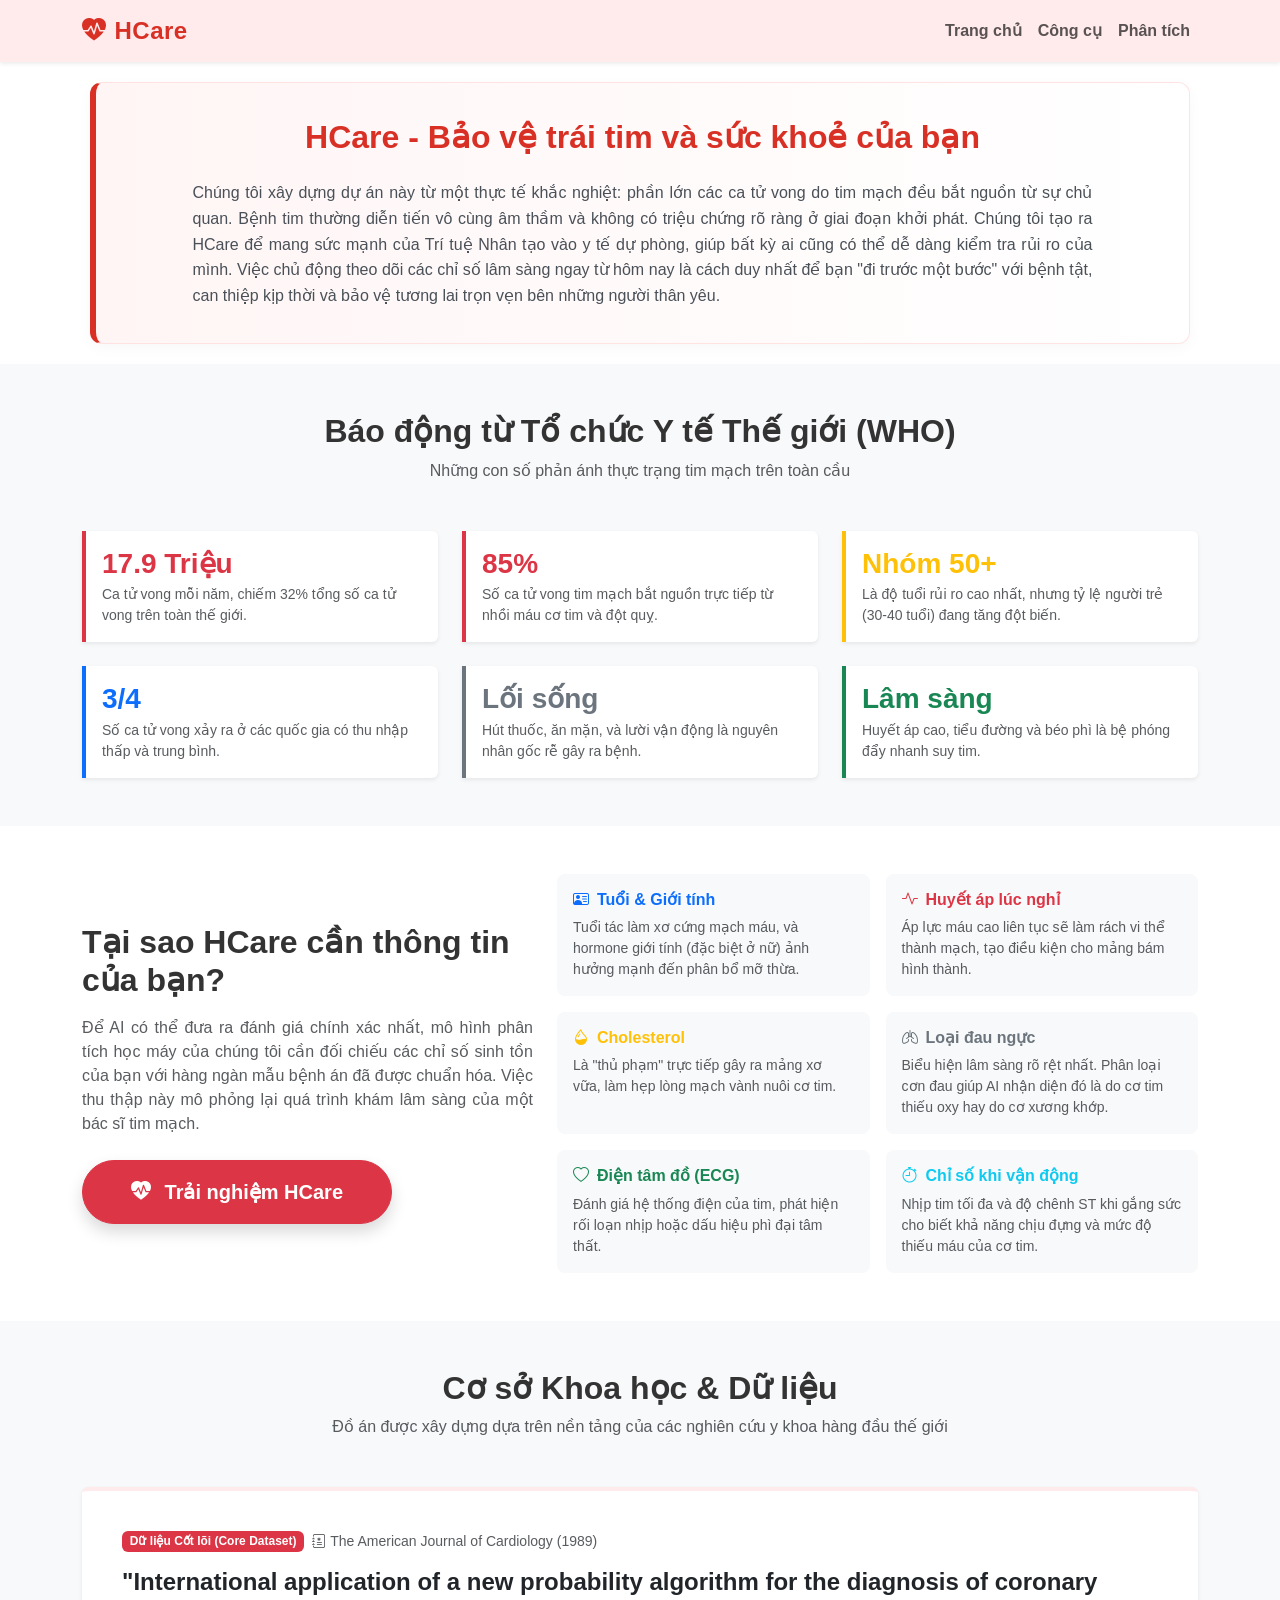
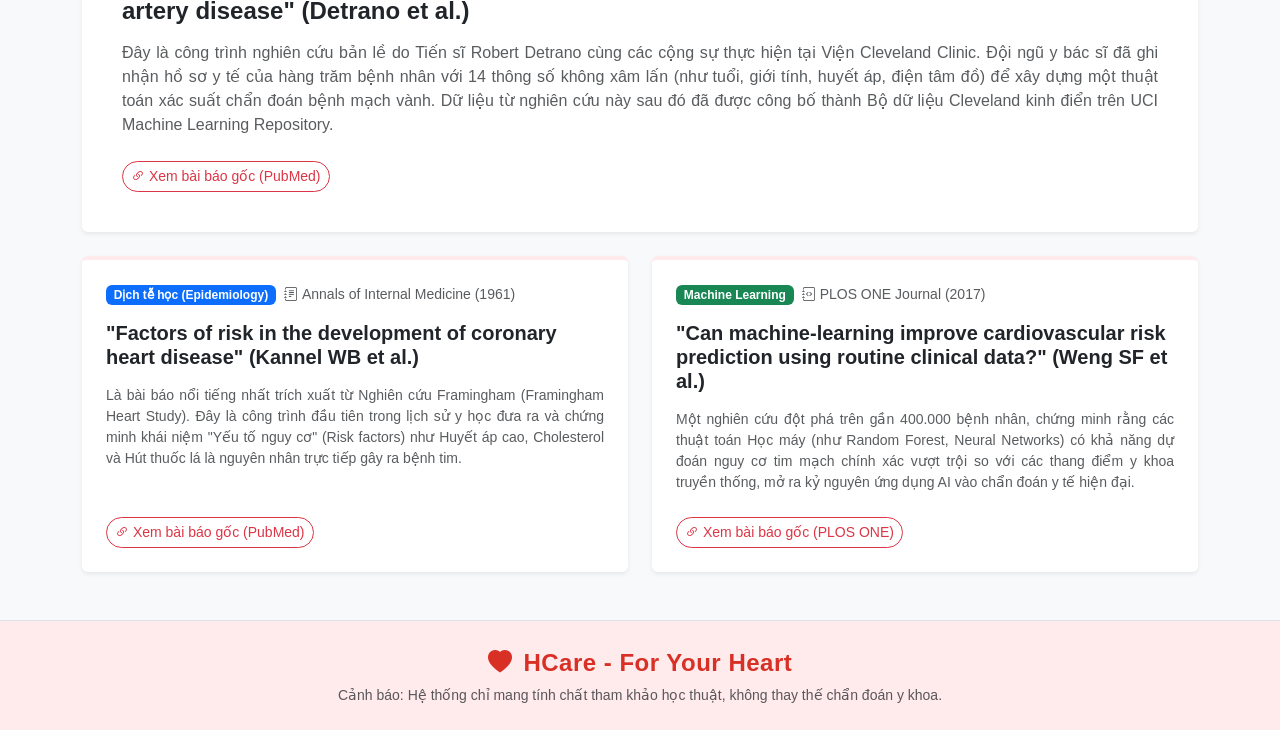
<file: index.html>
<!DOCTYPE html>
<html lang="vi">
<head>
    <meta charset="UTF-8">
    <meta name="viewport" content="width=device-width, initial-scale=1.0">
    <title>HCare - For Your Heart</title>
    
    <link href="https://cdn.jsdelivr.net/npm/bootstrap@5.3.2/dist/css/bootstrap.min.css" rel="stylesheet">
    <link href="https://cdn.jsdelivr.net/npm/bootstrap-icons@1.11.1/font/bootstrap-icons.css" rel="stylesheet">
    
    <link rel="stylesheet" href="css/global.css">
    <link rel="stylesheet" href="css/home.css">
</head>
<body>

    <div id="navbar-placeholder"></div>

    <main>
        <!-- HERO BANNER -->
        <section class="hero-section text-white d-flex align-items-center justify-content-center">
            <div class="container px-3 text-center">
                <h1 class="display-4 fw-bold mb-4 hero-title">HCare - Bảo vệ trái tim và sức khoẻ của bạn</h1>
                <p class="lead mb-4 mx-auto" style="max-width: 900px; text-align: justify; font-size: 1.15rem; line-height: 1.6;">
                    Chúng tôi xây dựng dự án này từ một thực tế khắc nghiệt: phần lớn các ca tử vong do tim mạch đều bắt nguồn từ sự chủ quan. Bệnh tim thường diễn tiến vô cùng âm thầm và không có triệu chứng rõ ràng ở giai đoạn khởi phát. Chúng tôi tạo ra HCare để mang sức mạnh của Trí tuệ Nhân tạo vào y tế dự phòng, giúp bất kỳ ai cũng có thể dễ dàng kiểm tra rủi ro của mình. Việc chủ động theo dõi các chỉ số lâm sàng ngay từ hôm nay là cách duy nhất để bạn "đi trước một bước" với bệnh tật, can thiệp kịp thời và bảo vệ tương lai trọn vẹn bên những người thân yêu.
                </p>
            </div>
        </section>

        <!-- SỐ LIỆU TỪ TỔ CHỨC Y TẾ THẾ GIỚI (WHO) -->
        <section class="py-5 bg-light">
            <div class="container">
                <h2 class="text-center fw-bold mb-2">Báo động từ Tổ chức Y tế Thế giới (WHO)</h2>
                <p class="text-center text-muted mb-5">Những con số phản ánh thực trạng tim mạch trên toàn cầu</p>
                <div class="row g-4">
                    <div class="col-6 col-md-4">
                        <div class="p-3 border-start border-danger border-4 bg-white h-100 shadow-sm rounded-end">
                            <h3 class="fw-bold text-danger mb-1">17.9 Triệu</h3>
                            <p class="text-muted small mb-0">Ca tử vong mỗi năm, chiếm 32% tổng số ca tử vong trên toàn thế giới.</p>
                        </div>
                    </div>
                    <div class="col-6 col-md-4">
                        <div class="p-3 border-start border-danger border-4 bg-white h-100 shadow-sm rounded-end">
                            <h3 class="fw-bold text-danger mb-1">85%</h3>
                            <p class="text-muted small mb-0">Số ca tử vong tim mạch bắt nguồn trực tiếp từ nhồi máu cơ tim và đột quỵ.</p>
                        </div>
                    </div>
                    <div class="col-6 col-md-4">
                        <div class="p-3 border-start border-warning border-4 bg-white h-100 shadow-sm rounded-end">
                            <h3 class="fw-bold text-warning mb-1">Nhóm 50+</h3>
                            <p class="text-muted small mb-0">Là độ tuổi rủi ro cao nhất, nhưng tỷ lệ người trẻ (30-40 tuổi) đang tăng đột biến.</p>
                        </div>
                    </div>
                    <div class="col-6 col-md-4">
                        <div class="p-3 border-start border-primary border-4 bg-white h-100 shadow-sm rounded-end">
                            <h3 class="fw-bold text-primary mb-1">3/4</h3>
                            <p class="text-muted small mb-0">Số ca tử vong xảy ra ở các quốc gia có thu nhập thấp và trung bình.</p>
                        </div>
                    </div>
                    <div class="col-6 col-md-4">
                        <div class="p-3 border-start border-secondary border-4 bg-white h-100 shadow-sm rounded-end">
                            <h3 class="fw-bold text-secondary mb-1">Lối sống</h3>
                            <p class="text-muted small mb-0">Hút thuốc, ăn mặn, và lười vận động là nguyên nhân gốc rễ gây ra bệnh.</p>
                        </div>
                    </div>
                    <div class="col-6 col-md-4">
                        <div class="p-3 border-start border-success border-4 bg-white h-100 shadow-sm rounded-end">
                            <h3 class="fw-bold text-success mb-1">Lâm sàng</h3>
                            <p class="text-muted small mb-0">Huyết áp cao, tiểu đường và béo phì là bệ phóng đẩy nhanh suy tim.</p>
                        </div>
                    </div>
                </div>
            </div>
        </section>

        <!-- DỮ LIỆU ĐẦU VÀO & NÚT TRẢI NGHIỆM HCARE -->
        <section class="py-5">
            <div class="container">
                <div class="row align-items-center">
                    <div class="col-lg-5 mb-4 mb-lg-0">
                        <h2 class="fw-bold mb-3">Tại sao HCare cần thông tin của bạn?</h2>
                        <p class="text-muted mb-4" style="text-align: justify;">Để AI có thể đưa ra đánh giá chính xác nhất, mô hình phân tích học máy của chúng tôi cần đối chiếu các chỉ số sinh tồn của bạn với hàng ngàn mẫu bệnh án đã được chuẩn hóa. Việc thu thập này mô phỏng lại quá trình khám lâm sàng của một bác sĩ tim mạch.</p>
                        
                        <a href="tool.html" class="btn btn-danger btn-lg px-5 py-3 fw-bold shadow hero-btn rounded-pill">
                            <i class="bi bi-heart-pulse-fill text-white me-2"></i> Trải nghiệm HCare
                        </a>
                    </div>
                    
                    <div class="col-lg-7">
                        <div class="row g-3">
                            <div class="col-md-6">
                                <div class="p-3 bg-light rounded-3 h-100">
                                    <h6 class="fw-bold text-primary"><i class="bi bi-person-vcard me-2"></i>Tuổi & Giới tính</h6>
                                    <p class="small text-muted mb-0">Tuổi tác làm xơ cứng mạch máu, và hormone giới tính (đặc biệt ở nữ) ảnh hưởng mạnh đến phân bổ mỡ thừa.</p>
                                </div>
                            </div>
                            <div class="col-md-6">
                                <div class="p-3 bg-light rounded-3 h-100">
                                    <h6 class="fw-bold text-danger"><i class="bi bi-activity me-2"></i>Huyết áp lúc nghỉ</h6>
                                    <p class="small text-muted mb-0">Áp lực máu cao liên tục sẽ làm rách vi thể thành mạch, tạo điều kiện cho mảng bám hình thành.</p>
                                </div>
                            </div>
                            <div class="col-md-6">
                                <div class="p-3 bg-light rounded-3 h-100">
                                    <h6 class="fw-bold text-warning"><i class="bi bi-droplet-half me-2"></i>Cholesterol</h6>
                                    <p class="small text-muted mb-0">Là "thủ phạm" trực tiếp gây ra mảng xơ vữa, làm hẹp lòng mạch vành nuôi cơ tim.</p>
                                </div>
                            </div>
                            <div class="col-md-6">
                                <div class="p-3 bg-light rounded-3 h-100">
                                    <h6 class="fw-bold text-secondary"><i class="bi bi-lungs me-2"></i>Loại đau ngực</h6>
                                    <p class="small text-muted mb-0">Biểu hiện lâm sàng rõ rệt nhất. Phân loại cơn đau giúp AI nhận diện đó là do cơ tim thiếu oxy hay do cơ xương khớp.</p>
                                </div>
                            </div>
                            <div class="col-md-6">
                                <div class="p-3 bg-light rounded-3 h-100">
                                    <h6 class="fw-bold text-success"><i class="bi bi-heart me-2"></i>Điện tâm đồ (ECG)</h6>
                                    <p class="small text-muted mb-0">Đánh giá hệ thống điện của tim, phát hiện rối loạn nhịp hoặc dấu hiệu phì đại tâm thất.</p>
                                </div>
                            </div>
                            <div class="col-md-6">
                                <div class="p-3 bg-light rounded-3 h-100">
                                    <h6 class="fw-bold text-info"><i class="bi bi-stopwatch me-2"></i>Chỉ số khi vận động</h6>
                                    <p class="small text-muted mb-0">Nhịp tim tối đa và độ chênh ST khi gắng sức cho biết khả năng chịu đựng và mức độ thiếu máu của cơ tim.</p>
                                </div>
                            </div>
                        </div>
                    </div>
                </div>
            </div>
        </section>

        <!-- CƠ SỞ KHOA HỌC & CÁC BÀI BÁO NỔI BẬT -->
        <section class="py-5 bg-light">
            <div class="container">
                <h2 class="text-center fw-bold mb-2">Cơ sở Khoa học & Dữ liệu</h2>
                <p class="text-center text-muted mb-5">Đồ án được xây dựng dựa trên nền tảng của các nghiên cứu y khoa hàng đầu thế giới</p>
                
                <div class="row g-4">
                    <!-- BÀI BÁO 1 -->
                    <div class="col-12">
                        <div class="card shadow-sm border-0 article-card p-3 p-md-4 h-100">
                            <div class="card-body">
                                <div class="d-flex align-items-center mb-3">
                                    <span class="badge bg-danger me-2">Dữ liệu Cốt lõi (Core Dataset)</span>
                                    <span class="text-muted small"><i class="bi bi-journal-medical me-1"></i>The American Journal of Cardiology (1989)</span>
                                </div>
                                <h4 class="card-title fw-bold text-dark mb-3">"International application of a new probability algorithm for the diagnosis of coronary artery disease" (Detrano et al.)</h4>
                                <p class="card-text text-muted mb-3" style="text-align: justify;">
                                    Đây là công trình nghiên cứu bản lề do Tiến sĩ Robert Detrano cùng các cộng sự thực hiện tại Viện Cleveland Clinic. Đội ngũ y bác sĩ đã ghi nhận hồ sơ y tế của hàng trăm bệnh nhân với 14 thông số không xâm lấn (như tuổi, giới tính, huyết áp, điện tâm đồ) để xây dựng một thuật toán xác suất chẩn đoán bệnh mạch vành. Dữ liệu từ nghiên cứu này sau đó đã được công bố thành Bộ dữ liệu Cleveland kinh điển trên UCI Machine Learning Repository.
                                </p>
                                <a href="https://pubmed.ncbi.nlm.nih.gov/2756873/" target="_blank" class="btn btn-outline-danger btn-sm rounded-pill mt-2">
                                    <i class="bi bi-link-45deg"></i> Xem bài báo gốc (PubMed)
                                </a>
                            </div>
                        </div>
                    </div>

                    <!-- BÀI BÁO 2 -->
                    <div class="col-12 col-md-6">
                        <div class="card shadow-sm border-0 article-card p-2 h-100">
                            <div class="card-body d-flex flex-column h-100">
                                <div class="d-flex align-items-center mb-3">
                                    <span class="badge bg-primary me-2">Dịch tễ học (Epidemiology)</span>
                                    <span class="text-muted small"><i class="bi bi-journal-text me-1"></i>Annals of Internal Medicine (1961)</span>
                                </div>
                                <h5 class="card-title fw-bold text-dark mb-3">"Factors of risk in the development of coronary heart disease" (Kannel WB et al.)</h5>
                                <p class="card-text text-muted small mb-4" style="text-align: justify;">
                                    Là bài báo nổi tiếng nhất trích xuất từ Nghiên cứu Framingham (Framingham Heart Study). Đây là công trình đầu tiên trong lịch sử y học đưa ra và chứng minh khái niệm "Yếu tố nguy cơ" (Risk factors) như Huyết áp cao, Cholesterol và Hút thuốc lá là nguyên nhân trực tiếp gây ra bệnh tim.
                                </p>
                                <div class="mt-auto">
                                    <a href="https://pubmed.ncbi.nlm.nih.gov/13751193/" target="_blank" class="btn btn-outline-danger btn-sm rounded-pill">
                                        <i class="bi bi-link-45deg"></i> Xem bài báo gốc (PubMed)
                                    </a>
                                </div>
                            </div>
                        </div>
                    </div>

                    <!-- BÀI BÁO 3 -->
                    <div class="col-12 col-md-6">
                        <div class="card shadow-sm border-0 article-card p-2 h-100">
                            <div class="card-body d-flex flex-column h-100">
                                <div class="d-flex align-items-center mb-3">
                                    <span class="badge bg-success me-2">Machine Learning</span>
                                    <span class="text-muted small"><i class="bi bi-journal-code me-1"></i>PLOS ONE Journal (2017)</span>
                                </div>
                                <h5 class="card-title fw-bold text-dark mb-3">"Can machine-learning improve cardiovascular risk prediction using routine clinical data?" (Weng SF et al.)</h5>
                                <p class="card-text text-muted small mb-4" style="text-align: justify;">
                                    Một nghiên cứu đột phá trên gần 400.000 bệnh nhân, chứng minh rằng các thuật toán Học máy (như Random Forest, Neural Networks) có khả năng dự đoán nguy cơ tim mạch chính xác vượt trội so với các thang điểm y khoa truyền thống, mở ra kỷ nguyên ứng dụng AI vào chẩn đoán y tế hiện đại.
                                </p>
                                <div class="mt-auto">
                                    <a href="https://journals.plos.org/plosone/article?id=10.1371/journal.pone.0174944" target="_blank" class="btn btn-outline-danger btn-sm rounded-pill">
                                        <i class="bi bi-link-45deg"></i> Xem bài báo gốc (PLOS ONE)
                                    </a>
                                </div>
                            </div>
                        </div>
                    </div>
                </div>
            </div>
        </section>
    </main>

    <div id="footer-placeholder"></div>

    <script src="https://cdn.jsdelivr.net/npm/bootstrap@5.3.2/dist/js/bootstrap.bundle.min.js"></script>
    <script src="js/global.js"></script>
</body>
</html>
</file>
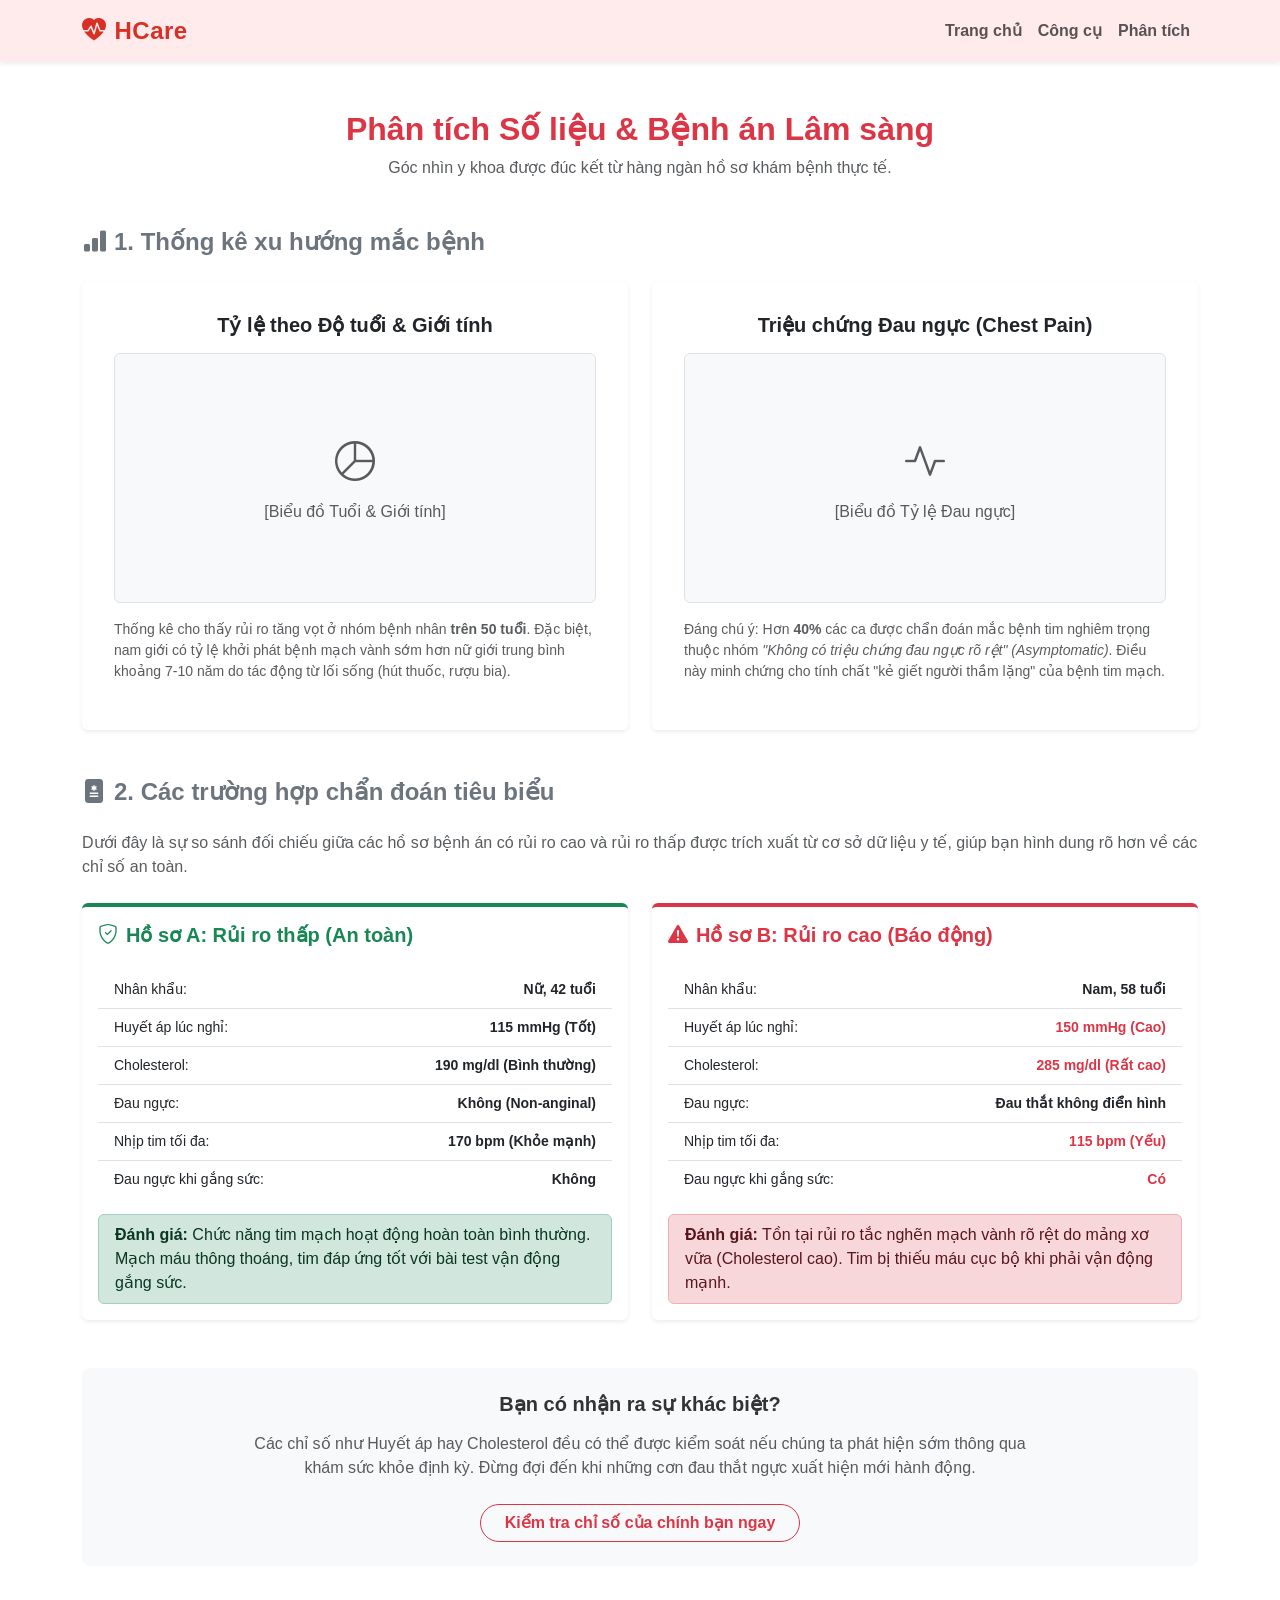
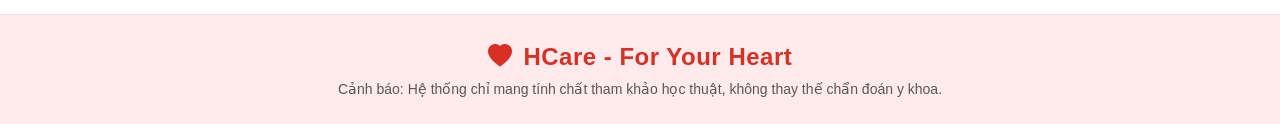
<file: model.html>
<!DOCTYPE html>
<html lang="vi">
<head>
    <meta charset="UTF-8">
    <meta name="viewport" content="width=device-width, initial-scale=1.0">
    <title>HCare - Phân tích Dữ liệu Lâm sàng</title>
    
    <link href="https://cdn.jsdelivr.net/npm/bootstrap@5.3.2/dist/css/bootstrap.min.css" rel="stylesheet">
    <link href="https://cdn.jsdelivr.net/npm/bootstrap-icons@1.11.1/font/bootstrap-icons.css" rel="stylesheet">
    
    <link rel="stylesheet" href="css/global.css">
</head>
<body>

    <div id="navbar-placeholder"></div>

    <main class="container my-5">
        <!-- Tiêu đề trang -->
        <div class="text-center mb-5">
            <h2 class="fw-bold text-danger">Phân tích Số liệu & Bệnh án Lâm sàng</h2>
            <p class="text-muted">Góc nhìn y khoa được đúc kết từ hàng ngàn hồ sơ khám bệnh thực tế.</p>
        </div>

        <!-- PHẦN 1: PHÂN TÍCH NHÂN KHẨU HỌC & LÂM SÀNG -->
        <section class="mb-5">
            <h4 class="fw-bold text-secondary mb-4"><i class="bi bi-bar-chart-fill me-2"></i>1. Thống kê xu hướng mắc bệnh</h4>
            <div class="row g-4">
                <!-- Biểu đồ 1 -->
                <div class="col-md-6">
                    <div class="card shadow-sm border-0 h-100 p-3">
                        <div class="card-body text-center">
                            <h5 class="fw-bold mb-3">Tỷ lệ theo Độ tuổi & Giới tính</h5>
                            <!-- Thay src bằng ảnh biểu đồ thực tế sau -->
                            <div class="bg-light border rounded d-flex align-items-center justify-content-center" style="height: 250px;">
                                <span class="text-muted"><i class="bi bi-pie-chart fs-1 d-block mb-2"></i>[Biểu đồ Tuổi & Giới tính]</span>
                            </div>
                            <p class="text-muted small mt-3 text-start">
                                Thống kê cho thấy rủi ro tăng vọt ở nhóm bệnh nhân <strong>trên 50 tuổi</strong>. Đặc biệt, nam giới có tỷ lệ khởi phát bệnh mạch vành sớm hơn nữ giới trung bình khoảng 7-10 năm do tác động từ lối sống (hút thuốc, rượu bia).
                            </p>
                        </div>
                    </div>
                </div>
                <!-- Biểu đồ 2 -->
                <div class="col-md-6">
                    <div class="card shadow-sm border-0 h-100 p-3">
                        <div class="card-body text-center">
                            <h5 class="fw-bold mb-3">Triệu chứng Đau ngực (Chest Pain)</h5>
                            <!-- Thay src bằng ảnh biểu đồ thực tế sau -->
                            <div class="bg-light border rounded d-flex align-items-center justify-content-center" style="height: 250px;">
                                <span class="text-muted"><i class="bi bi-activity fs-1 d-block mb-2"></i>[Biểu đồ Tỷ lệ Đau ngực]</span>
                            </div>
                            <p class="text-muted small mt-3 text-start">
                                Đáng chú ý: Hơn <strong>40%</strong> các ca được chẩn đoán mắc bệnh tim nghiêm trọng thuộc nhóm <em>"Không có triệu chứng đau ngực rõ rệt" (Asymptomatic)</em>. Điều này minh chứng cho tính chất "kẻ giết người thầm lặng" của bệnh tim mạch.
                            </p>
                        </div>
                    </div>
                </div>
            </div>
        </section>

        <!-- PHẦN 2: HỒ SƠ CHẨN ĐOÁN VÍ DỤ -->
        <section class="mb-4">
            <h4 class="fw-bold text-secondary mb-4"><i class="bi bi-file-medical-fill me-2"></i>2. Các trường hợp chẩn đoán tiêu biểu</h4>
            <p class="text-muted mb-4">Dưới đây là sự so sánh đối chiếu giữa các hồ sơ bệnh án có rủi ro cao và rủi ro thấp được trích xuất từ cơ sở dữ liệu y tế, giúp bạn hình dung rõ hơn về các chỉ số an toàn.</p>
            
            <div class="row g-4">
                <!-- Case 1: Nguy cơ thấp -->
                <div class="col-lg-6">
                    <div class="card shadow-sm border-0 border-top border-success border-4 h-100">
                        <div class="card-header bg-white pt-3 pb-0 border-0">
                            <h5 class="fw-bold text-success"><i class="bi bi-shield-check me-2"></i>Hồ sơ A: Rủi ro thấp (An toàn)</h5>
                        </div>
                        <div class="card-body">
                            <ul class="list-group list-group-flush small mb-3">
                                <li class="list-group-item d-flex justify-content-between"><span>Nhân khẩu:</span> <strong>Nữ, 42 tuổi</strong></li>
                                <li class="list-group-item d-flex justify-content-between"><span>Huyết áp lúc nghỉ:</span> <strong>115 mmHg (Tốt)</strong></li>
                                <li class="list-group-item d-flex justify-content-between"><span>Cholesterol:</span> <strong>190 mg/dl (Bình thường)</strong></li>
                                <li class="list-group-item d-flex justify-content-between"><span>Đau ngực:</span> <strong>Không (Non-anginal)</strong></li>
                                <li class="list-group-item d-flex justify-content-between"><span>Nhịp tim tối đa:</span> <strong>170 bpm (Khỏe mạnh)</strong></li>
                                <li class="list-group-item d-flex justify-content-between"><span>Đau ngực khi gắng sức:</span> <strong>Không</strong></li>
                            </ul>
                            <div class="alert alert-success mt-auto mb-0 py-2">
                                <strong>Đánh giá:</strong> Chức năng tim mạch hoạt động hoàn toàn bình thường. Mạch máu thông thoáng, tim đáp ứng tốt với bài test vận động gắng sức.
                            </div>
                        </div>
                    </div>
                </div>

                <!-- Case 2: Nguy cơ cao -->
                <div class="col-lg-6">
                    <div class="card shadow-sm border-0 border-top border-danger border-4 h-100">
                        <div class="card-header bg-white pt-3 pb-0 border-0">
                            <h5 class="fw-bold text-danger"><i class="bi bi-exclamation-triangle-fill me-2"></i>Hồ sơ B: Rủi ro cao (Báo động)</h5>
                        </div>
                        <div class="card-body">
                            <ul class="list-group list-group-flush small mb-3">
                                <li class="list-group-item d-flex justify-content-between"><span>Nhân khẩu:</span> <strong>Nam, 58 tuổi</strong></li>
                                <li class="list-group-item d-flex justify-content-between"><span>Huyết áp lúc nghỉ:</span> <strong class="text-danger">150 mmHg (Cao)</strong></li>
                                <li class="list-group-item d-flex justify-content-between"><span>Cholesterol:</span> <strong class="text-danger">285 mg/dl (Rất cao)</strong></li>
                                <li class="list-group-item d-flex justify-content-between"><span>Đau ngực:</span> <strong>Đau thắt không điển hình</strong></li>
                                <li class="list-group-item d-flex justify-content-between"><span>Nhịp tim tối đa:</span> <strong class="text-danger">115 bpm (Yếu)</strong></li>
                                <li class="list-group-item d-flex justify-content-between"><span>Đau ngực khi gắng sức:</span> <strong class="text-danger">Có</strong></li>
                            </ul>
                            <div class="alert alert-danger mt-auto mb-0 py-2">
                                <strong>Đánh giá:</strong> Tồn tại rủi ro tắc nghẽn mạch vành rõ rệt do mảng xơ vữa (Cholesterol cao). Tim bị thiếu máu cục bộ khi phải vận động mạnh.
                            </div>
                        </div>
                    </div>
                </div>
            </div>
        </section>

        <!-- LỜI KHUYÊN DỰA TRÊN SỐ LIỆU -->
        <section class="mt-5 text-center p-4 bg-light rounded-3">
            <h5 class="fw-bold mb-3">Bạn có nhận ra sự khác biệt?</h5>
            <p class="text-muted mb-4" style="max-width: 800px; margin: 0 auto;">Các chỉ số như Huyết áp hay Cholesterol đều có thể được kiểm soát nếu chúng ta phát hiện sớm thông qua khám sức khỏe định kỳ. Đừng đợi đến khi những cơn đau thắt ngực xuất hiện mới hành động.</p>
            <a href="tool.html" class="btn btn-outline-danger fw-bold rounded-pill px-4">
                Kiểm tra chỉ số của chính bạn ngay
            </a>
        </section>

    </main>

    <div id="footer-placeholder"></div>

    <script src="https://cdn.jsdelivr.net/npm/bootstrap@5.3.2/dist/js/bootstrap.bundle.min.js"></script>
    <script src="js/global.js"></script>
</body>
</html>
</file>
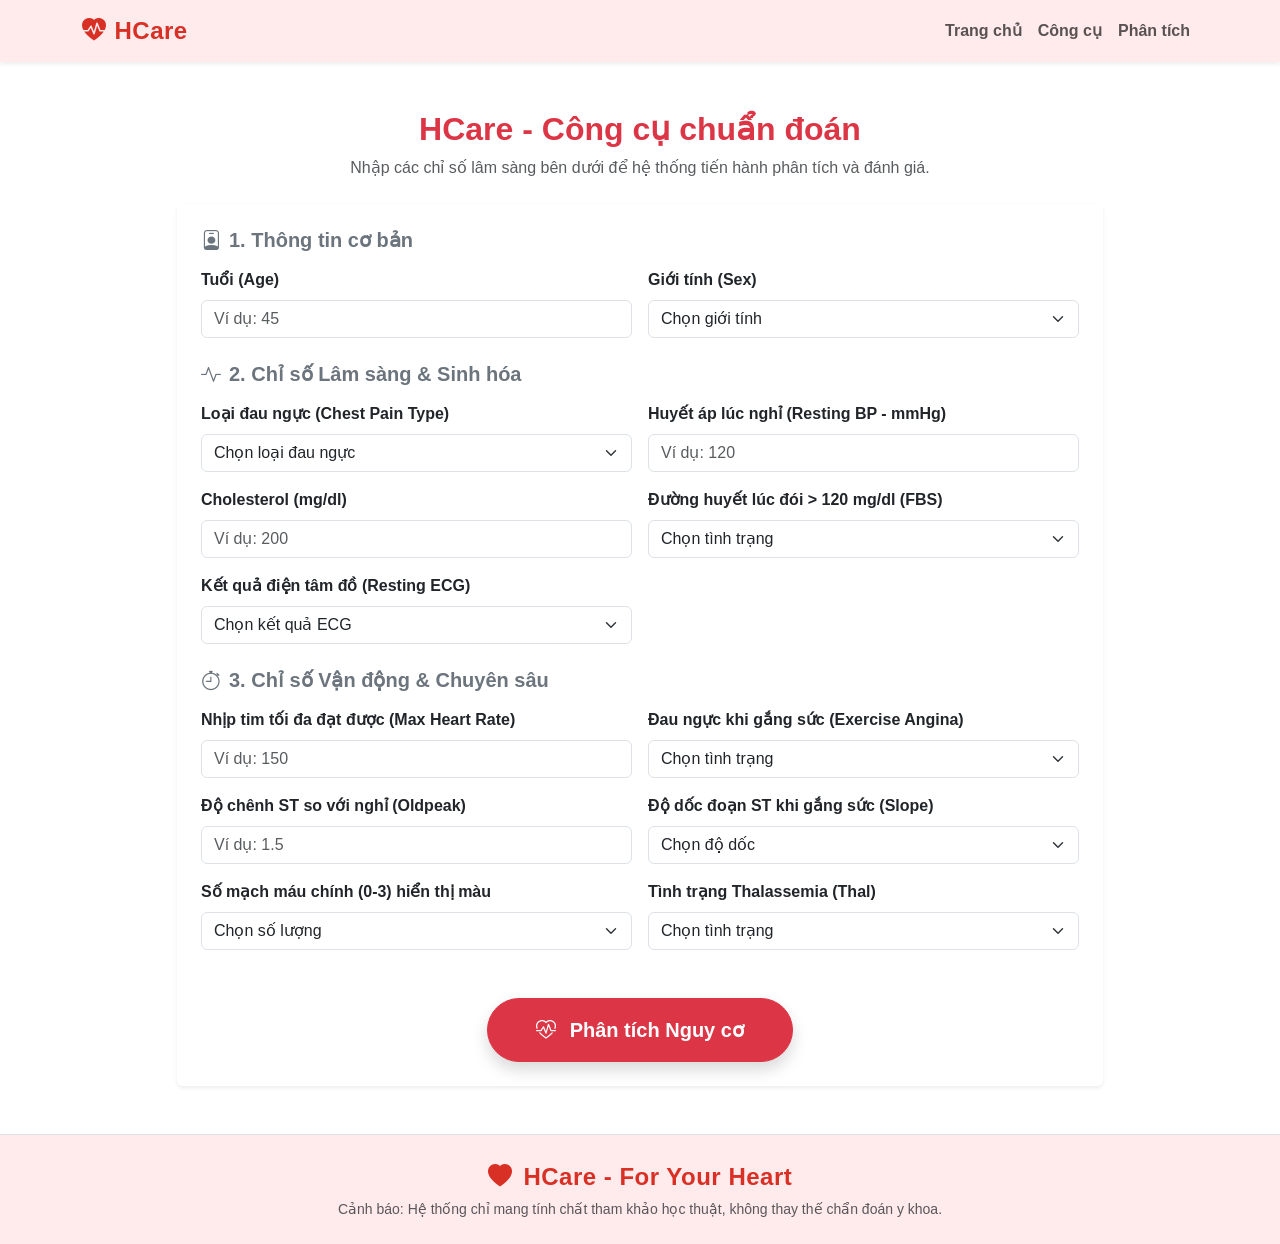
<file: tool.html>
<!-- tool.html -->
<!DOCTYPE html>
<html lang="vi">
<head>
    <meta charset="UTF-8">
    <meta name="viewport" content="width=device-width, initial-scale=1.0">
    <title>HCare - Công cụ chuẩn đoán</title>
    
    <link href="https://cdn.jsdelivr.net/npm/bootstrap@5.3.2/dist/css/bootstrap.min.css" rel="stylesheet">
    <link href="https://cdn.jsdelivr.net/npm/bootstrap-icons@1.11.1/font/bootstrap-icons.css" rel="stylesheet">
    
    <link rel="stylesheet" href="css/global.css">
</head>
<body>

    <div id="navbar-placeholder"></div>

    <main class="container my-5">
        <div class="row justify-content-center">
            <div class="col-lg-10">
                <div class="text-center mb-4">
                    <h2 class="fw-bold text-danger">HCare - Công cụ chuẩn đoán</h2>
                    <p class="text-muted">Nhập các chỉ số lâm sàng bên dưới để hệ thống tiến hành phân tích và đánh giá.</p>
                </div>

                <div class="card shadow-sm border-0 p-4">
                    <form id="prediction-form">
                        <!-- Nhóm 1: Thông tin cơ bản -->
                        <h5 class="fw-bold text-secondary mb-3"><i class="bi bi-person-badge me-2"></i>1. Thông tin cơ bản</h5>
                        <div class="row g-3 mb-4">
                            <div class="col-md-6">
                                <label class="form-label fw-semibold">Tuổi (Age)</label>
                                <input type="number" class="form-control" id="age" min="1" max="120" placeholder="Ví dụ: 45" required>
                            </div>
                            <div class="col-md-6">
                                <label class="form-label fw-semibold">Giới tính (Sex)</label>
                                <select class="form-select" id="sex" required>
                                    <option value="" selected disabled>Chọn giới tính</option>
                                    <option value="1">Nam</option>
                                    <option value="0">Nữ</option>
                                </select>
                            </div>
                        </div>

                        <!-- Nhóm 2: Chỉ số lâm sàng -->
                        <h5 class="fw-bold text-secondary mb-3"><i class="bi bi-activity me-2"></i>2. Chỉ số Lâm sàng & Sinh hóa</h5>
                        <div class="row g-3 mb-4">
                            <div class="col-md-6">
                                <label class="form-label fw-semibold">Loại đau ngực (Chest Pain Type)</label>
                                <select class="form-select" id="cp" required>
                                    <option value="" selected disabled>Chọn loại đau ngực</option>
                                    <option value="0">Đau thắt ngực điển hình (Typical Angina)</option>
                                    <option value="1">Đau thắt ngực không điển hình (Atypical Angina)</option>
                                    <option value="2">Không đau thắt ngực (Non-anginal Pain)</option>
                                    <option value="3">Không có triệu chứng (Asymptomatic)</option>
                                </select>
                            </div>
                            <div class="col-md-6">
                                <label class="form-label fw-semibold">Huyết áp lúc nghỉ (Resting BP - mmHg)</label>
                                <input type="number" class="form-control" id="trestbps" placeholder="Ví dụ: 120" required>
                            </div>
                            <div class="col-md-6">
                                <label class="form-label fw-semibold">Cholesterol (mg/dl)</label>
                                <input type="number" class="form-control" id="chol" placeholder="Ví dụ: 200" required>
                            </div>
                            <div class="col-md-6">
                                <label class="form-label fw-semibold">Đường huyết lúc đói > 120 mg/dl (FBS)</label>
                                <select class="form-select" id="fbs" required>
                                    <option value="" selected disabled>Chọn tình trạng</option>
                                    <option value="1">Đúng (Có)</option>
                                    <option value="0">Sai (Không)</option>
                                </select>
                            </div>
                            <div class="col-md-6">
                                <label class="form-label fw-semibold">Kết quả điện tâm đồ (Resting ECG)</label>
                                <select class="form-select" id="restecg" required>
                                    <option value="" selected disabled>Chọn kết quả ECG</option>
                                    <option value="0">Bình thường</option>
                                    <option value="1">Bất thường sóng ST-T</option>
                                    <option value="2">Phì đại thất trái</option>
                                </select>
                            </div>
                        </div>

                        <!-- Nhóm 3: Chỉ số vận động & chuyên sâu -->
                        <h5 class="fw-bold text-secondary mb-3"><i class="bi bi-stopwatch me-2"></i>3. Chỉ số Vận động & Chuyên sâu</h5>
                        <div class="row g-3 mb-4">
                            <div class="col-md-6">
                                <label class="form-label fw-semibold">Nhịp tim tối đa đạt được (Max Heart Rate)</label>
                                <input type="number" class="form-control" id="thalach" placeholder="Ví dụ: 150" required>
                            </div>
                            <div class="col-md-6">
                                <label class="form-label fw-semibold">Đau ngực khi gắng sức (Exercise Angina)</label>
                                <select class="form-select" id="exang" required>
                                    <option value="" selected disabled>Chọn tình trạng</option>
                                    <option value="1">Có</option>
                                    <option value="0">Không</option>
                                </select>
                            </div>
                            <div class="col-md-6">
                                <label class="form-label fw-semibold">Độ chênh ST so với nghỉ (Oldpeak)</label>
                                <input type="number" step="0.1" class="form-control" id="oldpeak" placeholder="Ví dụ: 1.5" required>
                            </div>
                            <div class="col-md-6">
                                <label class="form-label fw-semibold">Độ dốc đoạn ST khi gắng sức (Slope)</label>
                                <select class="form-select" id="slope" required>
                                    <option value="" selected disabled>Chọn độ dốc</option>
                                    <option value="0">Dốc lên (Upsloping)</option>
                                    <option value="1">Bình thường (Flat)</option>
                                    <option value="2">Dốc xuống (Downsloping)</option>
                                </select>
                            </div>
                            <div class="col-md-6">
                                <label class="form-label fw-semibold">Số mạch máu chính (0-3) hiển thị màu</label>
                                <select class="form-select" id="ca" required>
                                    <option value="" selected disabled>Chọn số lượng</option>
                                    <option value="0">0</option>
                                    <option value="1">1</option>
                                    <option value="2">2</option>
                                    <option value="3">3</option>
                                </select>
                            </div>
                            <div class="col-md-6">
                                <label class="form-label fw-semibold">Tình trạng Thalassemia (Thal)</label>
                                <select class="form-select" id="thal" required>
                                    <option value="" selected disabled>Chọn tình trạng</option>
                                    <option value="1">Bình thường (Normal)</option>
                                    <option value="2">Khiếm khuyết cố định (Fixed defect)</option>
                                    <option value="3">Khiếm khuyết hồi phục (Reversible defect)</option>
                                </select>
                            </div>
                        </div>

                        <!-- Nút bấm phân tích -->
                        <div class="text-center mt-5">
                            <button type="submit" class="btn btn-danger btn-lg px-5 py-3 fw-bold rounded-pill shadow">
                                <i class="bi bi-heart-pulse me-2"></i> Phân tích Nguy cơ
                            </button>
                        </div>
                    </form>
                </div>
            </div>
        </div>
    </main>

    <div id="footer-placeholder"></div>

    <script src="https://cdn.jsdelivr.net/npm/bootstrap@5.3.2/dist/js/bootstrap.bundle.min.js"></script>
    <script src="js/global.js"></script>
</body>
</html>
</file>
<file: css/global.css>
/* VARIABLES & BASE */
:root {
    --bg-white: #ffffff;
    --light-red: #ffeaec;
    --brand-red: #d93025;
    --text-main: #333333;
}

body {
    background-color: var(--bg-white);
    color: var(--text-main);
    font-family: 'Segoe UI', Tahoma, Geneva, Verdana, sans-serif;
    margin: 0;
    padding: 0;
    display: flex;
    flex-direction: column;
    min-height: 100vh;
}

main {
    flex: 1; 
}

/* COMPONENTS */
.custom-header {
    background-color: var(--light-red);
}

.brand-text {
    color: var(--brand-red) !important;
    font-size: 1.5rem;
    letter-spacing: 0.5px;
}
</file>
<file: css/home.css>
/* HERO BANNER STYLING - COMPACT & HIGH CONTRAST */
.hero-section {
    background-color: #ffffff;
    background-image: linear-gradient(to right, #fff5f5, #ffffff);
    border: 1px solid #ffe3e3;
    border-left: 6px solid #d93025;
    padding: 35px 25px;
    margin: 20px auto;
    border-radius: 12px;
    max-width: 1100px;
    box-shadow: 0 4px 15px rgba(0, 0, 0, 0.03);
}

.hero-title {
    color: #d93025 !important;
    font-size: 2rem !important;
    font-weight: 700 !important;
    text-shadow: none !important;
}

.hero-section p {
    color: #495057 !important;
    text-shadow: none !important;
    font-size: 1rem !important;
    line-height: 1.6;
    margin-bottom: 0 !important;
}

/* CÁC THẺ CARD VÀ HIỆU ỨNG KHÁC */
.cause-card, .article-card, .step-card {
    transition: all 0.3s ease;
}

.cause-card:hover, .article-card:hover, .step-card:hover {
    transform: translateY(-5px);
    box-shadow: 0 10px 20px rgba(0,0,0,0.08) !important;
}

.article-card {
    border-top: 4px solid var(--light-red) !important;
}

.article-card:hover {
    border-top: 4px solid var(--brand-red) !important;
}

/* RESPONSIVE CHO ĐIỆN THOẠI */
@media (max-width: 768px) {
    .hero-section {
        padding: 25px 15px;
        margin: 15px;
        border-radius: 10px;
    }
    
    .hero-title {
        font-size: 1.5rem !important;
    }
    
    .hero-section p {
        font-size: 0.9rem !important;
    }
}
</file>
